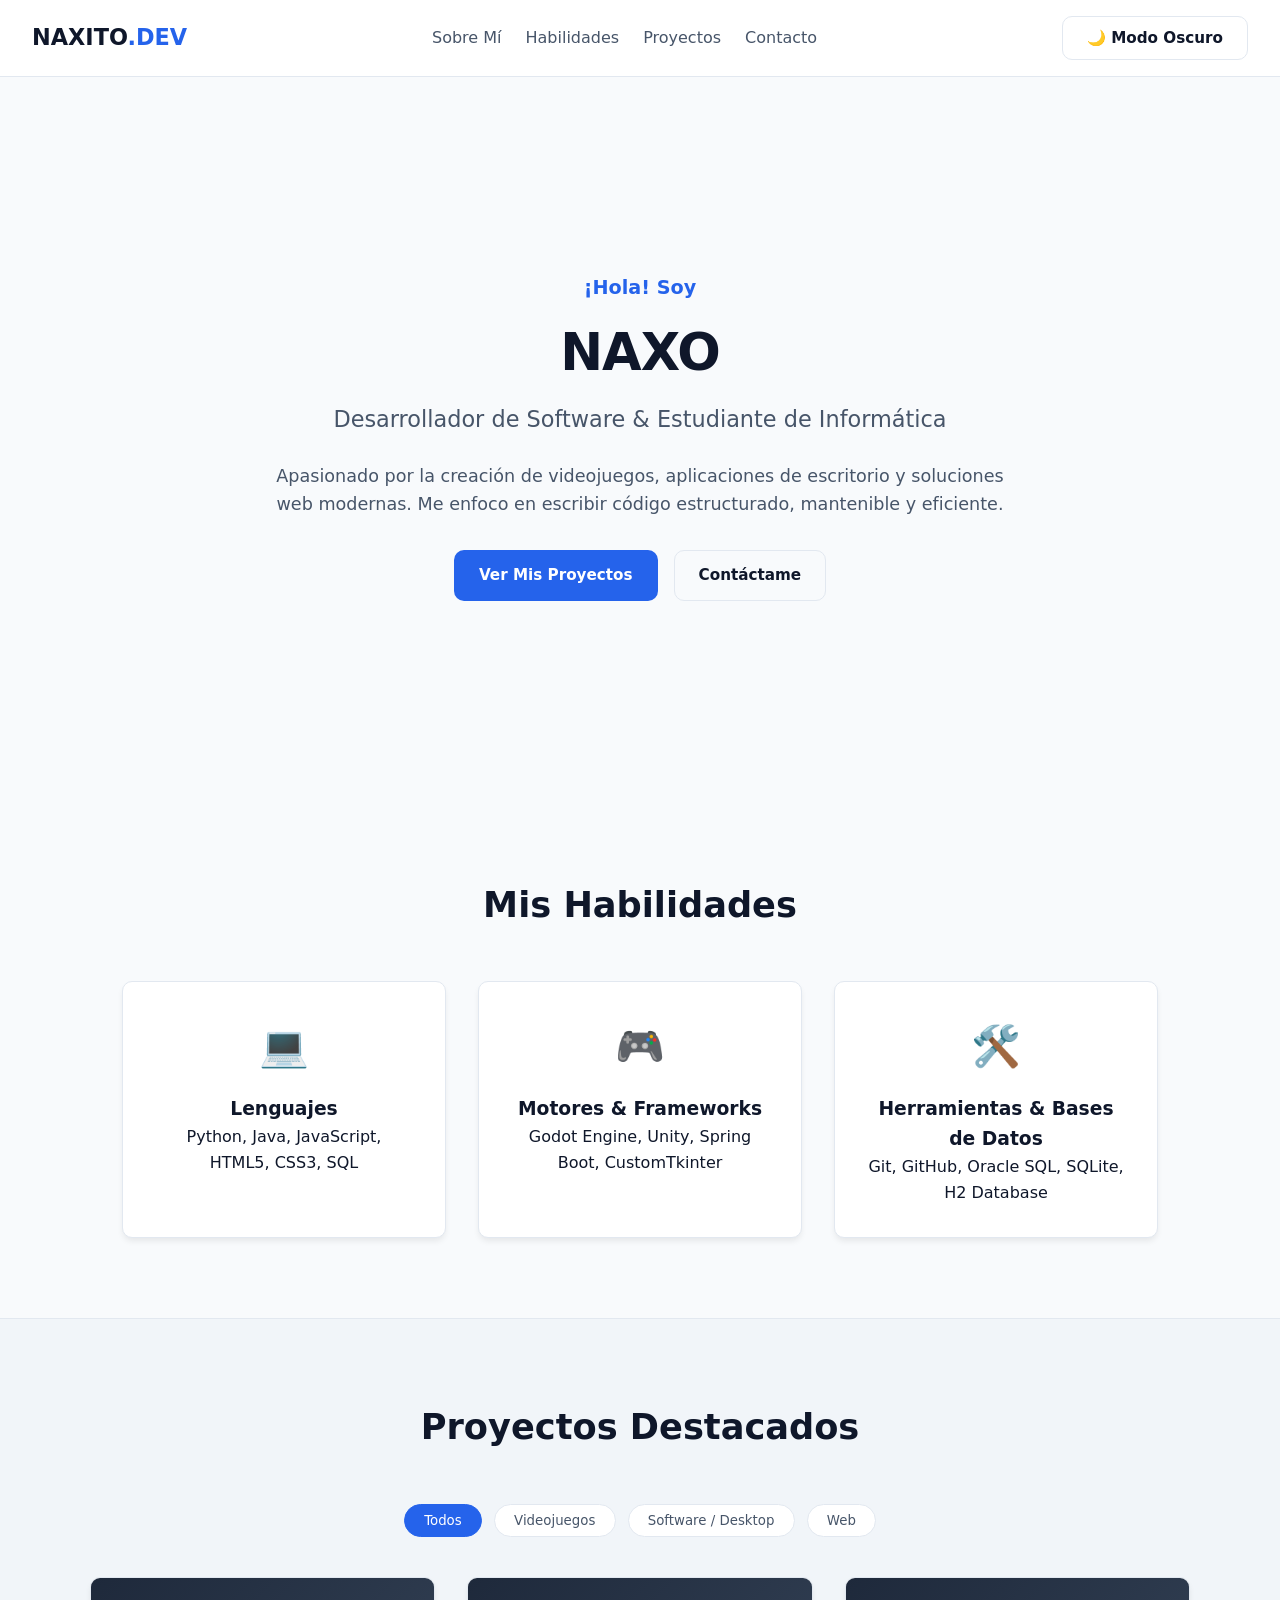
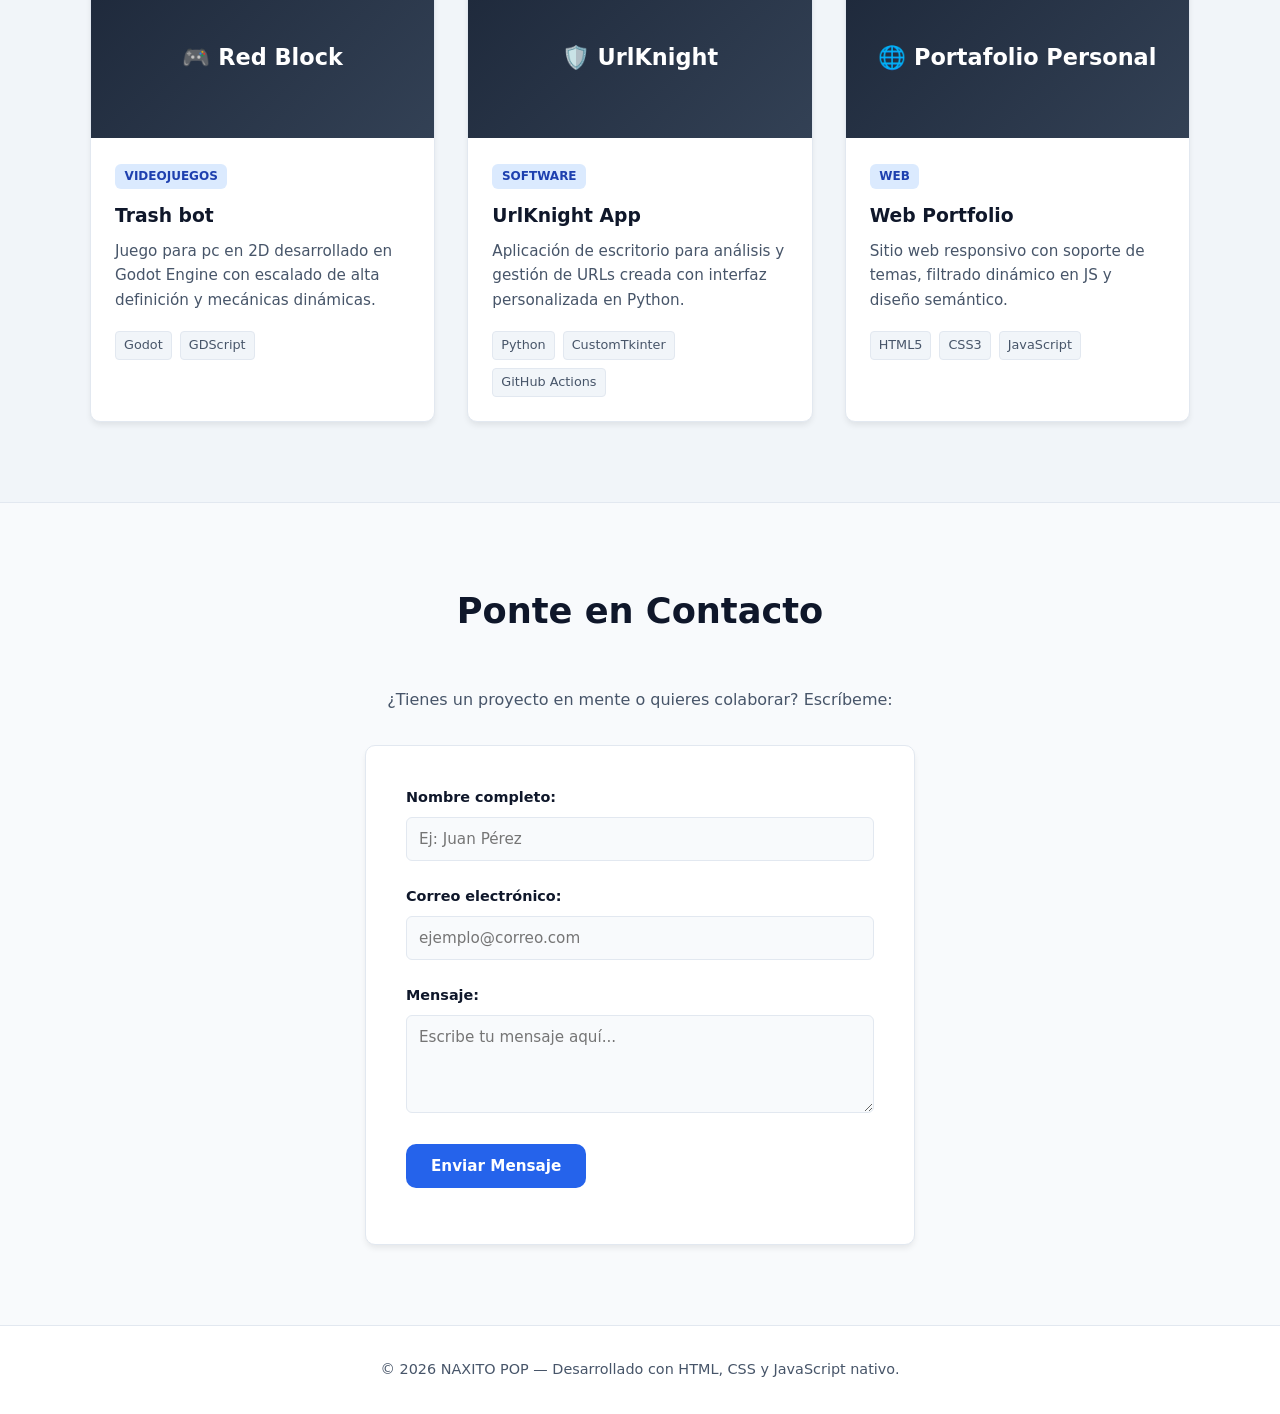
<file: Desarrollo en Full Stack ll/Portafolio/index.html>
<!DOCTYPE html>
<html lang="es">
<head>
  <meta charset="UTF-8" />
  <meta name="viewport" content="width=device-width, initial-scale=1.0" />
  <title>Portafolio Profesional | NAXO</title>
  
  <!-- Enlace a la hoja de estilos externa -->
  <link rel="stylesheet" href="style.css" />
</head>
<body>

  <!-- ==================== BARRA DE NAVEGACIÓN ==================== -->
  <header class="barra-navegacion">
    <div class="logo">
      <h2>NAXITO<span>.DEV</span></h2>
    </div>
    
    <nav>
      <ul class="lista-enlaces">
        <li><a href="#sobre-mi">Sobre Mí</a></li>
        <li><a href="#habilidades">Habilidades</a></li>
        <li><a href="#proyectos">Proyectos</a></li>
        <li><a href="#contacto">Contacto</a></li>
      </ul>
    </nav>

    <!-- Botón interactivo para alternar modo claro/oscuro -->
    <button id="boton-tema" class="boton-secundario" aria-label="Cambiar tema">
      🌙 Modo Oscuro
    </button>
  </header>

  <!-- ==================== SECCIÓN HERO (PORTADA) ==================== -->
  <main>
    <section id="sobre-mi" class="seccion-hero">
      <div class="hero-contenido">
        <p class="saludo-destacado">¡Hola! Soy</p>
        <h1 class="nombre-principal">NAXO</h1>
        <h2 class="subtitulo-rol">Desarrollador de Software & Estudiante de Informática</h2>
        <p class="descripcion-personal">
          Apasionado por la creación de videojuegos, aplicaciones de escritorio y soluciones web modernas.
          Me enfoco en escribir código estructurado, mantenible y eficiente.
        </p>
        <div class="grupo-botones-hero">
          <a href="#proyectos" class="boton-principal">Ver Mis Proyectos</a>
          <a href="#contacto" class="boton-secundario">Contáctame</a>
        </div>
      </div>
    </section>

    <!-- ==================== SECCIÓN DE HABILIDADES ==================== -->
    <section id="habilidades" class="seccion-general">
      <h2 class="titulo-seccion">Mis Habilidades</h2>
      <div class="rejilla-habilidades">
        
        <div class="tarjeta-habilidad">
          <div class="icono-habilidad">💻</div>
          <h3>Lenguajes</h3>
          <p>Python, Java, JavaScript, HTML5, CSS3, SQL</p>
        </div>

        <div class="tarjeta-habilidad">
          <div class="icono-habilidad">🎮</div>
          <h3>Motores & Frameworks</h3>
          <p>Godot Engine, Unity, Spring Boot, CustomTkinter</p>
        </div>

        <div class="tarjeta-habilidad">
          <div class="icono-habilidad">🛠️</div>
          <h3>Herramientas & Bases de Datos</h3>
          <p>Git, GitHub, Oracle SQL, SQLite, H2 Database</p>
        </div>

      </div>
    </section>

    <!-- ==================== SECCIÓN DE PROYECTOS ==================== -->
    <section id="proyectos" class="seccion-general fondo-alternativo">
      <h2 class="titulo-seccion">Proyectos Destacados</h2>

      <!-- Botones de filtro controlados con JavaScript -->
      <div class="filtros-proyectos">
        <button class="boton-filtro activo" data-categoria="todos">Todos</button>
        <button class="boton-filtro" data-categoria="juegos">Videojuegos</button>
        <button class="boton-filtro" data-categoria="software">Software / Desktop</button>
        <button class="boton-filtro" data-categoria="web">Web</button>
      </div>

      <div id="contenedor-proyectos" class="rejilla-proyectos">
        
        <!-- Proyecto 1 -->
        <article class="tarjeta-proyecto" data-categoria="juegos">
          <div class="imagen-proyecto-simulada">🎮 Red Block</div>
          <div class="cuerpo-tarjeta">
            <span class="etiqueta-categoria">Videojuegos</span>
            <h3>Trash bot</h3>
            <p>Juego para pc en 2D desarrollado en Godot Engine con escalado de alta definición y mecánicas dinámicas.</p>
            <div class="tecnologias-usadas">
              <span>Godot</span>
              <span>GDScript</span>
            </div>
          </div>
        </article>

        <!-- Proyecto 2 -->
        <article class="tarjeta-proyecto" data-categoria="software">
          <div class="imagen-proyecto-simulada">🛡️ UrlKnight</div>
          <div class="cuerpo-tarjeta">
            <span class="etiqueta-categoria">Software</span>
            <h3>UrlKnight App</h3>
            <p>Aplicación de escritorio para análisis y gestión de URLs creada con interfaz personalizada en Python.</p>
            <div class="tecnologias-usadas">
              <span>Python</span>
              <span>CustomTkinter</span>
              <span>GitHub Actions</span>
            </div>
          </div>
        </article>

        <!-- Proyecto 3 -->
        <article class="tarjeta-proyecto" data-categoria="web">
          <div class="imagen-proyecto-simulada">🌐 Portafolio Personal</div>
          <div class="cuerpo-tarjeta">
            <span class="etiqueta-categoria">Web</span>
            <h3>Web Portfolio</h3>
            <p>Sitio web responsivo con soporte de temas, filtrado dinámico en JS y diseño semántico.</p>
            <div class="tecnologias-usadas">
              <span>HTML5</span>
              <span>CSS3</span>
              <span>JavaScript</span>
            </div>
          </div>
        </article>

      </div>
    </section>

    <!-- ==================== SECCIÓN DE CONTACTO ==================== -->
    <section id="contacto" class="seccion-general">
      <h2 class="titulo-seccion">Ponte en Contacto</h2>
      <p class="subtitulo-contacto">¿Tienes un proyecto en mente o quieres colaborar? Escríbeme:</p>
      
      <form id="formulario-contacto" class="formulario-estilo">
        <div class="campo-formulario">
          <label for="nombre-usuario">Nombre completo:</label>
          <input type="text" id="nombre-usuario" name="nombre" placeholder="Ej: Juan Pérez" required />
        </div>

        <div class="campo-formulario">
          <label for="correo-usuario">Correo electrónico:</label>
          <input type="email" id="correo-usuario" name="correo" placeholder="ejemplo@correo.com" required />
        </div>

        <div class="campo-formulario">
          <label for="mensaje-usuario">Mensaje:</label>
          <textarea id="mensaje-usuario" name="mensaje" rows="4" placeholder="Escribe tu mensaje aquí..." required></textarea>
        </div>

        <button type="submit" class="boton-principal">Enviar Mensaje</button>
        <p id="mensaje-estado" class="mensaje-estado"></p>
      </form>
    </section>
  </main>

  <!-- ==================== PIE DE PÁGINA ==================== -->
  <footer class="pie-pagina">
    <p>© 2026 NAXITO POP — Desarrollado con HTML, CSS y JavaScript nativo.</p>
  </footer>

  <!-- Archivo JavaScript al final del body para que cargue tras el HTML -->
  <script src="app.js"></script>
</body>
</html>
</file>
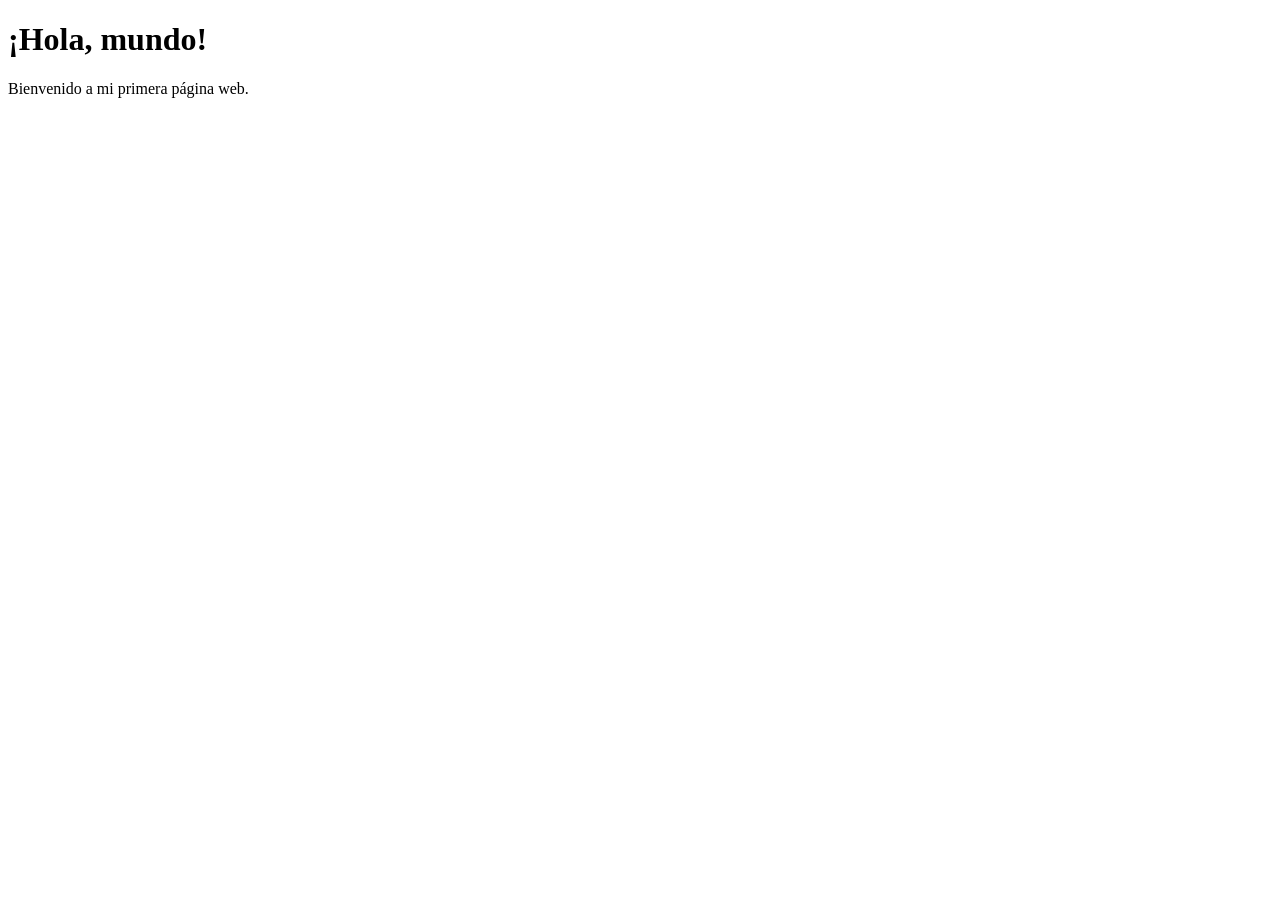
<file: Desarrollo en Full Stack ll/apuntes.html>
<!-- Dice que es HTML5-->
<!DOCTYPE html>
<!-- Que la pagina es principalmente en español -->
<html lang="es">

<!-- CONFIGURACIONES GENEREALES -->
  <head>
    <meta charset="UTF-8" />
    <!-- VIEWPORT es para que sea responsive en dispositivos moviles-->
    <meta name="viewport" content="width=device-width, initial-scale=1.0" />
    <title>Título de mi Página</title>
  </head>


  <body>

    <h1>¡Hola, mundo!</h1>
    <p>Bienvenido a mi primera página web.</p>
  </body>


</html>
</file>
<file: Desarrollo en Full Stack ll/Portafolio/style.css>
/* ==========================================================================
   1. VARIABLES DE DISEÑO (Colores, Fuentes y Sombras)
   ========================================================================== */
:root {
  /* Tema Claro (Por Defecto) */
  --color-fondo-principal: #f8fafc;
  --color-fondo-tarjeta: #ffffff;
  --color-fondo-alternativo: #f1f5f9;
  
  --color-texto-principal: #0f172a;
  --color-texto-secundario: #475569;
  --color-borde: #e2e8f0;

  --color-acento-primario: #2563eb;
  --color-acento-hover: #1d4ed8;
  --color-acento-etiqueta: #dbeafe;
  --color-acento-etiqueta-texto: #1e40af;

  --sombra-suave: 0 4px 6px -1px rgba(0, 0, 0, 0.08);
  --sombra-elevada: 0 10px 15px -3px rgba(0, 0, 0, 0.12);
  --radio-borde: 10px;
  --transicion-estandar: all 0.3s ease;
}

/* Variables cuando se activa el Modo Oscuro vía clase en <body> */
body.modo-oscuro {
  --color-fondo-principal: #0b1120;
  --color-fondo-tarjeta: #1e293b;
  --color-fondo-alternativo: #111827;
  
  --color-texto-principal: #f8fafc;
  --color-texto-secundario: #94a3b8;
  --color-borde: #334155;

  --color-acento-primario: #3b82f6;
  --color-acento-hover: #60a5fa;
  --color-acento-etiqueta: #1e3a8a;
  --color-acento-etiqueta-texto: #bfdbfe;

  --sombra-suave: 0 4px 6px -1px rgba(0, 0, 0, 0.4);
  --sombra-elevada: 0 10px 15px -3px rgba(0, 0, 0, 0.6);
}

/* ==========================================================================
   2. REINICIO GENERAL (Reset)
   ========================================================================== */
* {
  margin: 0;
  padding: 0;
  box-sizing: border-box;
  font-family: system-ui, -apple-system, BlinkMacSystemFont, 'Segoe UI', Roboto, Oxygen, Ubuntu, Cantarell, sans-serif;
}

html {
  scroll-behavior: smooth;
}

body {
  background-color: var(--color-fondo-principal);
  color: var(--color-texto-principal);
  line-height: 1.6;
  transition: var(--transicion-estandar);
}

/* ==========================================================================
   3. BARRA DE NAVEGACIÓN
   ========================================================================== */
.barra-navegacion {
  position: sticky;
  top: 0;
  z-index: 100;
  background-color: var(--color-fondo-tarjeta);
  border-bottom: 1px solid var(--color-borde);
  display: flex;
  justify-content: space-between;
  align-items: center;
  padding: 1rem 2rem;
  transition: var(--transicion-estandar);
}

.logo h2 {
  font-size: 1.4rem;
  font-weight: 800;
}

.logo span {
  color: var(--color-acento-primario);
}

.lista-enlaces {
  display: flex;
  gap: 1.5rem;
  list-style: none;
}

.lista-enlaces a {
  text-decoration: none;
  color: var(--color-texto-secundario);
  font-weight: 500;
  transition: var(--transicion-estandar);
}

.lista-enlaces a:hover {
  color: var(--color-acento-primario);
}

/* ==========================================================================
   4. BOTONES REUTILIZABLES
   ========================================================================== */
.boton-principal,
.boton-secundario {
  display: inline-block;
  padding: 0.75rem 1.5rem;
  font-size: 0.95rem;
  font-weight: 600;
  border-radius: var(--radio-borde);
  cursor: pointer;
  text-decoration: none;
  border: 1px solid transparent;
  transition: var(--transicion-estandar);
}

.boton-principal {
  background-color: var(--color-acento-primario);
  color: #ffffff;
}

.boton-principal:hover {
  background-color: var(--color-acento-hover);
}

.boton-secundario {
  background-color: transparent;
  color: var(--color-texto-principal);
  border-color: var(--color-borde);
}

.boton-secundario:hover {
  background-color: var(--color-fondo-alternativo);
}

/* ==========================================================================
   5. SECCIÓN HERO (PORTADA)
   ========================================================================== */
.seccion-hero {
  min-height: 80vh;
  display: flex;
  align-items: center;
  justify-content: center;
  text-align: center;
  padding: 3rem 1.5rem;
}

.hero-contenido {
  max-width: 750px;
}

.saludo-destacado {
  color: var(--color-acento-primario);
  font-weight: 700;
  font-size: 1.2rem;
}

.nombre-principal {
  font-size: 3.2rem;
  font-weight: 900;
  margin: 0.5rem 0;
  letter-spacing: -1px;
}

.subtitulo-rol {
  color: var(--color-texto-secundario);
  font-size: 1.4rem;
  font-weight: 500;
  margin-bottom: 1.5rem;
}

.descripcion-personal {
  color: var(--color-texto-secundario);
  font-size: 1.1rem;
  margin-bottom: 2rem;
}

.grupo-botones-hero {
  display: flex;
  gap: 1rem;
  justify-content: center;
}

/* ==========================================================================
   6. SECCIONES Y REJILLAS (GRID)
   ========================================================================== */
.seccion-general {
  padding: 5rem 2rem;
  max-width: 1100px;
  margin: 0 auto;
}

.fondo-alternativo {
  background-color: var(--color-fondo-alternativo);
  max-width: 100%;
  border-top: 1px solid var(--color-borde);
  border-bottom: 1px solid var(--color-borde);
}

.titulo-seccion {
  text-align: center;
  font-size: 2.2rem;
  margin-bottom: 3rem;
  position: relative;
}

/* Rejilla de Habilidades */
.rejilla-habilidades {
  display: grid;
  grid-template-columns: repeat(auto-fit, minmax(260px, 1fr));
  gap: 2rem;
}

.tarjeta-habilidad {
  background-color: var(--color-fondo-tarjeta);
  padding: 2rem;
  border-radius: var(--radio-borde);
  border: 1px solid var(--color-borde);
  box-shadow: var(--sombra-suave);
  text-align: center;
  transition: var(--transicion-estandar);
}

.tarjeta-habilidad:hover {
  transform: translateY(-5px);
  box-shadow: var(--sombra-elevada);
}

.icono-habilidad {
  font-size: 2.5rem;
  margin-bottom: 1rem;
}

/* ==========================================================================
   7. PROYECTOS Y FILTROS
   ========================================================================== */
.filtros-proyectos {
  display: flex;
  justify-content: center;
  gap: 0.75rem;
  margin-bottom: 2.5rem;
  flex-wrap: wrap;
}

.boton-filtro {
  background: var(--color-fondo-tarjeta);
  color: var(--color-texto-secundario);
  border: 1px solid var(--color-borde);
  padding: 0.5rem 1.2rem;
  border-radius: 20px;
  cursor: pointer;
  font-weight: 500;
  transition: var(--transicion-estandar);
}

.boton-filtro.activo,
.boton-filtro:hover {
  background-color: var(--color-acento-primario);
  color: #ffffff;
  border-color: var(--color-acento-primario);
}

.rejilla-proyectos {
  display: grid;
  grid-template-columns: repeat(auto-fit, minmax(300px, 1fr));
  gap: 2rem;
  max-width: 1100px;
  margin: 0 auto;
}

.tarjeta-proyecto {
  background-color: var(--color-fondo-tarjeta);
  border-radius: var(--radio-borde);
  border: 1px solid var(--color-borde);
  overflow: hidden;
  box-shadow: var(--sombra-suave);
  transition: var(--transicion-estandar);
}

.tarjeta-proyecto:hover {
  transform: translateY(-5px);
  box-shadow: var(--sombra-elevada);
}

.imagen-proyecto-simulada {
  height: 160px;
  background: linear-gradient(135deg, #1e293b, #334155);
  color: #ffffff;
  display: flex;
  align-items: center;
  justify-content: center;
  font-size: 1.4rem;
  font-weight: bold;
}

.cuerpo-tarjeta {
  padding: 1.5rem;
}

.etiqueta-categoria {
  display: inline-block;
  font-size: 0.75rem;
  font-weight: 700;
  text-transform: uppercase;
  background-color: var(--color-acento-etiqueta);
  color: var(--color-acento-etiqueta-texto);
  padding: 0.2rem 0.6rem;
  border-radius: 6px;
  margin-bottom: 0.75rem;
}

.cuerpo-tarjeta h3 {
  margin-bottom: 0.5rem;
}

.cuerpo-tarjeta p {
  color: var(--color-texto-secundario);
  font-size: 0.95rem;
  margin-bottom: 1.2rem;
}

.tecnologias-usadas {
  display: flex;
  gap: 0.5rem;
  flex-wrap: wrap;
}

.tecnologias-usadas span {
  font-size: 0.8rem;
  background-color: var(--color-fondo-alternativo);
  color: var(--color-texto-secundario);
  padding: 0.2rem 0.5rem;
  border-radius: 4px;
  border: 1px solid var(--color-borde);
}

/* ==========================================================================
   8. FORMULARIO DE CONTACTO
   ========================================================================== */
.subtitulo-contacto {
  text-align: center;
  color: var(--color-texto-secundario);
  margin-bottom: 2rem;
}

.formulario-estilo {
  max-width: 550px;
  margin: 0 auto;
  background-color: var(--color-fondo-tarjeta);
  padding: 2.5rem;
  border-radius: var(--radio-borde);
  border: 1px solid var(--color-borde);
  box-shadow: var(--sombra-suave);
}

.campo-formulario {
  margin-bottom: 1.5rem;
}

.campo-formulario label {
  display: block;
  font-size: 0.9rem;
  font-weight: 600;
  margin-bottom: 0.5rem;
}

.campo-formulario input,
.campo-formulario textarea {
  width: 100%;
  padding: 0.75rem;
  border-radius: 6px;
  border: 1px solid var(--color-borde);
  background-color: var(--color-fondo-principal);
  color: var(--color-texto-principal);
  font-size: 0.95rem;
  transition: var(--transicion-estandar);
}

.campo-formulario input:focus,
.campo-formulario textarea:focus {
  outline: none;
  border-color: var(--color-acento-primario);
}

.mensaje-estado {
  margin-top: 1rem;
  font-size: 0.9rem;
  text-align: center;
  font-weight: 600;
}

/* ==========================================================================
   9. PIE DE PÁGINA
   ========================================================================== */
.pie-pagina {
  text-align: center;
  padding: 2rem;
  background-color: var(--color-fondo-tarjeta);
  border-top: 1px solid var(--color-borde);
  color: var(--color-texto-secundario);
  font-size: 0.9rem;
}
</file>
